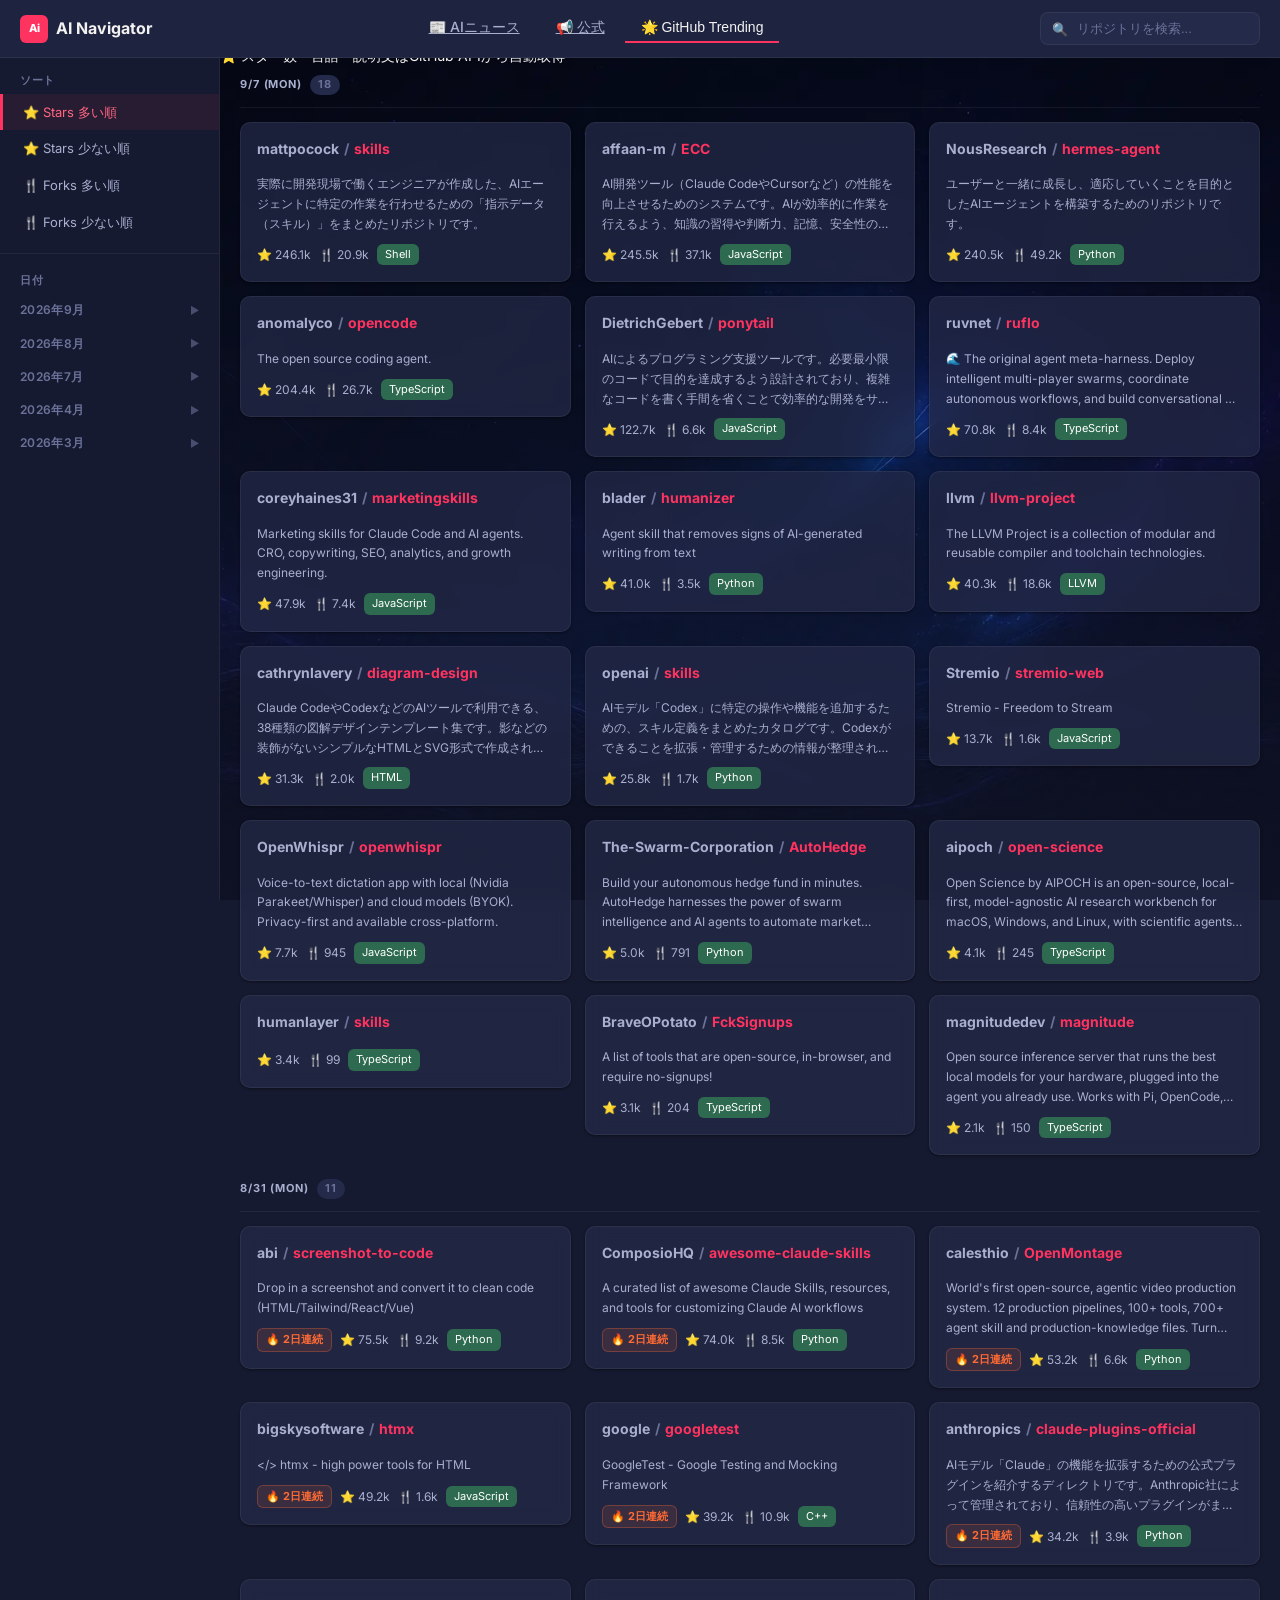
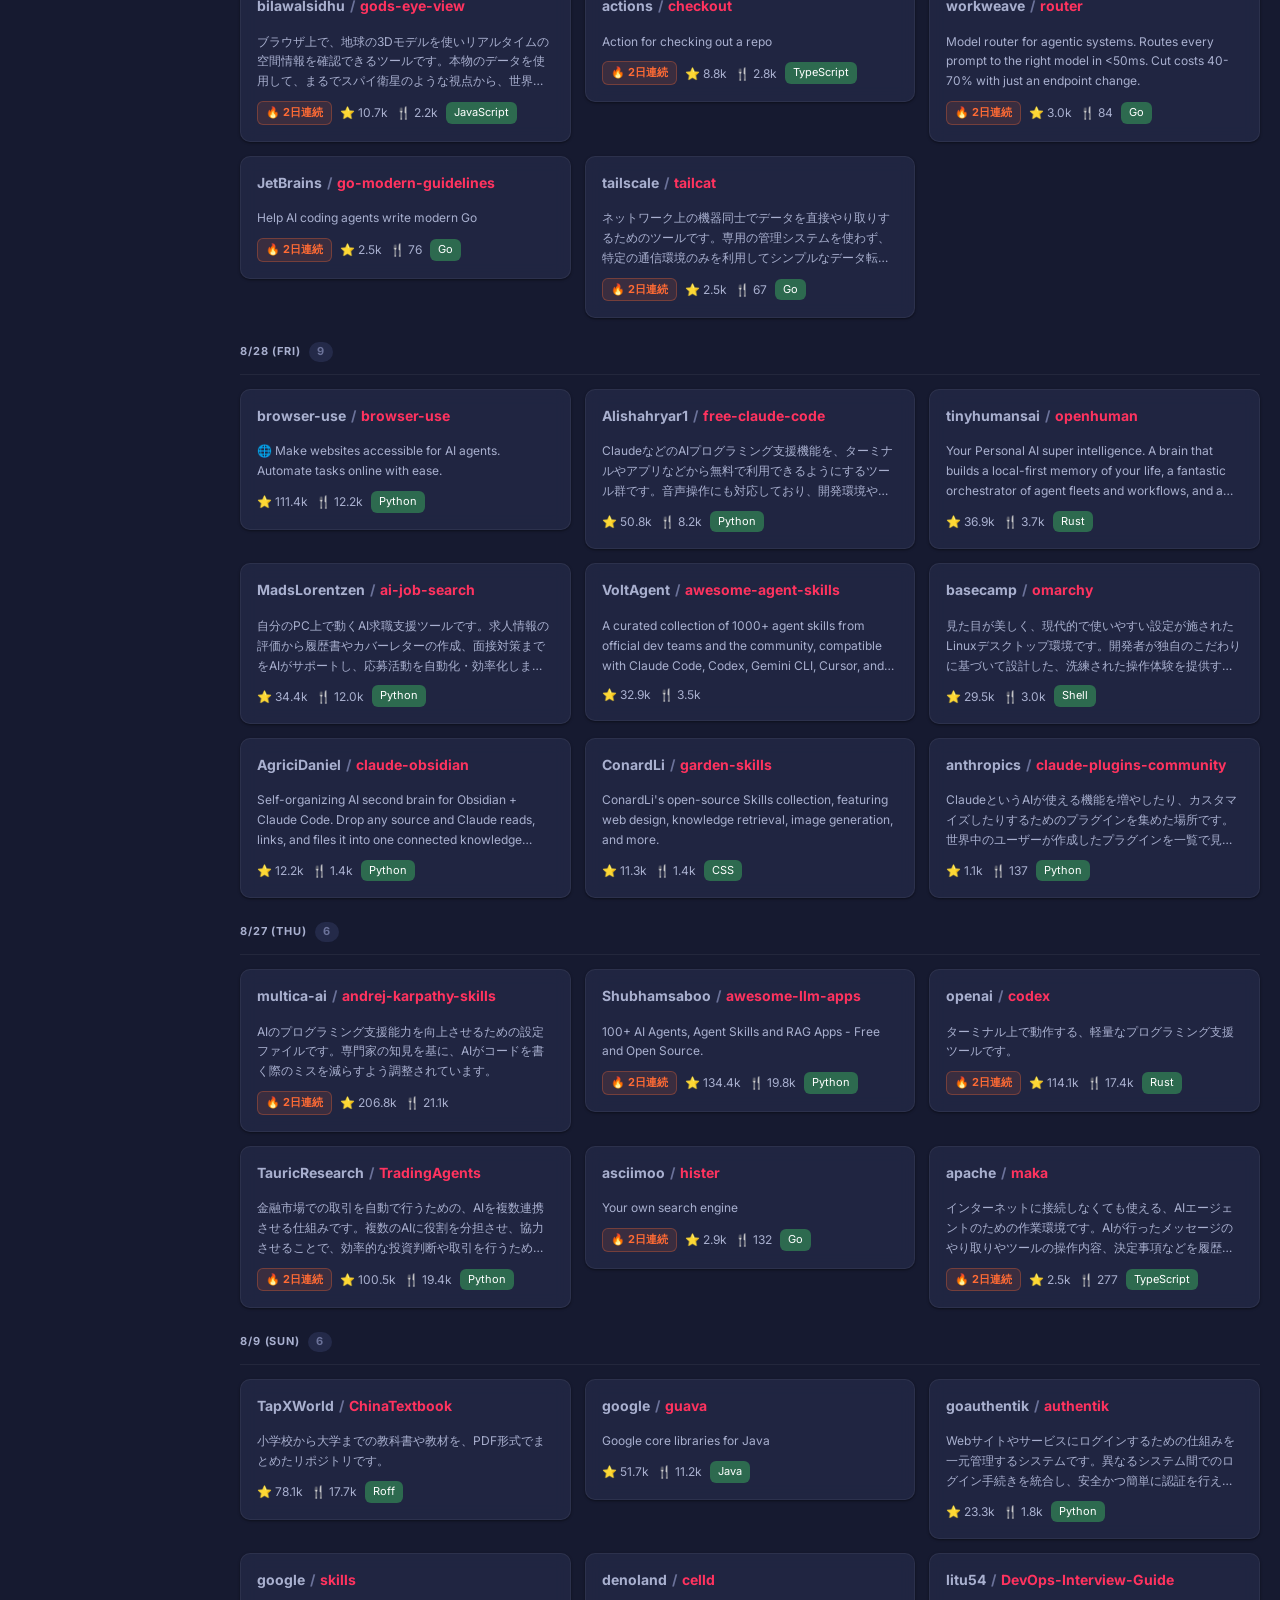
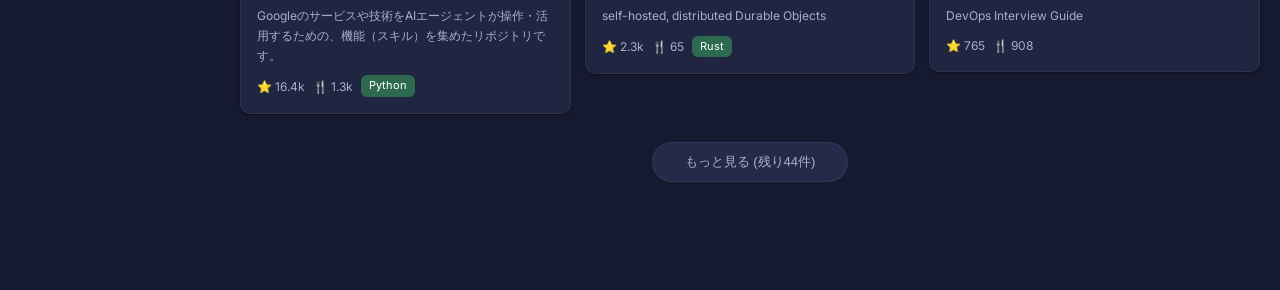
<file: trending.html>
<!DOCTYPE html>
<html lang="ja">
<head>
  <meta charset="UTF-8">
  <meta name="viewport" content="width=device-width, initial-scale=1.0, viewport-fit=cover">
  <title>GitHub Trending | AI Navigator — 今日の注目AIリポジトリ</title>
  <meta name="description" content="GitHub Trendingの注目リポジトリを毎日自動収集。stars・forks・連続ランクイン日数バッジ付きで今ホットなAI関連リポジトリをまとめてチェック。">
  <meta property="og:title" content="GitHub Trending | AI Navigator — 今日の注目AIリポジトリ">
  <meta property="og:description" content="GitHub Trendingの注目リポジトリを毎日自動収集。stars・forks・連続ランクイン日数バッジ付き。">
  <meta property="og:type" content="website">
  <meta property="og:url" content="https://ai-news-eev.pages.dev/trending.html">
  <meta property="og:image" content="https://ai-news-eev.pages.dev/ogp.png">
  <meta name="twitter:card" content="summary_large_image">
  <meta name="twitter:title" content="GitHub Trending | AI Navigator — 今日の注目AIリポジトリ">
  <meta name="twitter:description" content="GitHub Trendingの注目リポジトリを毎日自動収集。stars・forks・🔥連続日数バッジ付き。">
  <link rel="preconnect" href="https://fonts.googleapis.com">
  <link rel="preconnect" href="https://fonts.gstatic.com" crossorigin>
  <link href="https://fonts.googleapis.com/css2?family=Inter:wght@400;500;600;700&display=swap" rel="stylesheet">
  <link rel="stylesheet" href="style.css">
</head>
<body>

  <header id="header">
    <a href="index.html" id="logo">
      <span id="logo-icon">Ai</span>
      <span id="logo-text">AI Navigator</span>
    </a>

    <nav id="tabbar">
      <a class="tab-btn" href="index.html">📰 AIニュース</a>
      <a class="tab-btn" href="official.html">📢 公式</a>
      <button class="tab-btn active">🌟 GitHub Trending</button>
    </nav>

    <div id="search-wrapper">
      <span id="search-icon">🔍</span>
      <input
        type="text"
        id="search-input"
        placeholder="リポジトリを検索..."
        autocomplete="off"
        spellcheck="false"
      >
    </div>

    <button id="sidebar-toggle" aria-label="フィルターを開く">☰</button>
  </header>

  <!-- モバイル: カテゴリタブバー（ソートフィルター） -->
  <div id="mobile-category-bar">
    <div id="mobile-cat-scroll">
      <!-- trending.js が動的に生成 -->
    </div>
    <button id="mob-date-btn">📅 <span id="mob-date-label">日付</span></button>
  </div>
  <div id="mob-date-dropdown">
    <div id="mob-date-list"></div>
  </div>

  <!-- ボトムナビ -->
  <nav id="bottom-nav">
    <a class="bnav-item" href="index.html">
      <span class="bnav-icon">🏠</span>
      <span class="bnav-label">ホーム</span>
    </a>
    <a class="bnav-item" href="official.html">
      <span class="bnav-icon">📢</span>
      <span class="bnav-label">公式</span>
    </a>
    <a class="bnav-item active" href="trending.html">
      <span class="bnav-icon">🌟</span>
      <span class="bnav-label">Trending</span>
    </a>
  </nav>

  <div id="app-layout">

    <aside id="sidebar">
      <section class="sidebar-section">
        <div class="sidebar-section-label">ソート</div>
        <ul id="sort-filter"></ul>
      </section>
      <div class="sidebar-divider"></div>
      <section class="sidebar-section">
        <div class="sidebar-section-label">日付</div>
        <ul id="date-filter"></ul>
      </section>
    </aside>

    <main id="main">
      <div id="trending-info-banner">
        <div class="trending-info-item">🌟 GitHubの注目リポジトリを毎日自動収集</div>
        <div class="trending-info-item">🔥 複数日連続ランクインで🔥日数バッジを表示</div>
        <div class="trending-info-item">⭐ スター数・言語・説明文はGitHub APIから自動取得</div>
      </div>
      <div id="stats-bar">読み込み中...</div>
      <div id="articles-container">
        <div id="empty-state">
          <div class="empty-icon">⏳</div>
          <div>読み込み中...</div>
        </div>
      </div>
      <div id="load-more-wrapper" style="display:none">
        <button id="load-more-btn">もっと見る</button>
      </div>
    </main>

  </div>

  <!-- リポジトリ詳細モーダル -->
  <div id="article-modal" class="modal-overlay" aria-hidden="true">
    <div class="modal-box">
      <button class="modal-close" id="modal-close-btn" aria-label="閉じる">✕</button>
      <div class="modal-content">
        <div class="modal-meta" id="modal-meta"></div>
        <h2 class="modal-title" id="modal-title"></h2>
        <p class="modal-summary" id="modal-summary"></p>
        <a class="modal-read-btn" id="modal-read-btn" target="_blank" rel="noopener noreferrer">GitHubで見る →</a>
      </div>
    </div>
  </div>

  <script src="trending.js"></script>
  <!-- Cloudflare Web Analytics --><script defer src='https://static.cloudflareinsights.com/beacon.min.js' data-cf-beacon='{"token": "899bb0ef97f74baa90f5584bb37ff9c4"}'></script><!-- End Cloudflare Web Analytics -->
</body>
</html>
</file>
<file: style.css>
/* =============================================
   AI Navigator - スタイルシート v2
   3パネルレイアウト（サイドバー + 3カラムグリッド）
   ============================================= */

:root {
  /* ===== The Markup 配色移植（Navy基調ダーク + Pinkアクセント） =====
     公式デザインシステム https://design.themarkup.org/
     Navy #242a49 / Pink #ff335f / Light Pink #fbd7de / Light Blue #e6f3ff */
  --bg-primary: #161a30;       /* 最暗背景: Navy #242a49 を沈めた濃紺 */
  --bg-surface: #1e2440;       /* ヘッダー・サーフェス */
  --bg-card: #242a49;          /* カード = 公式Navy */
  --bg-card-hover: #2d3454;    /* カードhover: Navyを少し持ち上げ */
  --bg-sidebar: #161a30;       /* サイドバー = 最暗背景に揃える */
  --accent: #ff335f;           /* アクセント = 公式Pink */
  --accent-hover: #ff6680;     /* hover: Pinkを明るく */
  --accent-subtle: rgba(255, 51, 95, 0.08);
  --pick-must: #ff335f;        /* PICK必読 = Pink（アクセントと統一） */
  --pick-must-bg: rgba(255, 51, 95, 0.10);
  --pick-check: #f0b36c;       /* PICK確認 = 公式Orange（Pinkと調和） */
  --pick-check-bg: rgba(240, 179, 108, 0.10);
  --text-primary: #f3f2f1;     /* 本文 = 公式Light Tan（Navy背景に映える） */
  --text-secondary: #a9b0cf;   /* 副次テキスト: Navy寄りのライトグレー */
  --text-muted: #6b7299;       /* ミュート: Navy寄りのミッドグレー */
  --border: rgba(255,255,255,0.06);
  --border-hover: rgba(255,255,255,0.14);
  --border-accent: rgba(255, 51, 95, 0.35);
  --shadow: 0 4px 24px rgba(0,0,0,0.5);
  --shadow-card: 0 1px 3px rgba(0,0,0,0.3), 0 1px 2px rgba(0,0,0,0.2);
  --radius: 10px;
  --radius-sm: 6px;
  --header-h: 58px;
  --sidebar-w: 220px;
}

* { box-sizing: border-box; margin: 0; padding: 0; list-style: none; }

body {
  background: var(--bg-primary);
  color: var(--text-primary);
  font-family: "Inter", -apple-system, BlinkMacSystemFont, "Segoe UI", sans-serif;
  font-size: 14px;
  line-height: 1.6;
  min-height: 100vh;
  overflow-x: hidden;
  -webkit-font-smoothing: antialiased;
  -moz-osx-font-smoothing: grayscale;
}

body::before {
  content: "";
  position: fixed;
  inset: 0;
  z-index: -2;
  background:
    linear-gradient(180deg, rgba(22,26,48,0.06) 0%, rgba(22,26,48,0.30) 60%, rgba(22,26,48,0.60) 100%),
    url("assets/site-bg.webp") center 62% / cover no-repeat,
    var(--bg-primary);
  pointer-events: none;
}

/* =============================================
   ヘッダー: ロゴ | タブ | 検索
   ============================================= */

#header {
  position: fixed;
  top: 0; left: 0; right: 0;
  height: var(--header-h);
  background: var(--bg-surface);
  border-bottom: 1px solid var(--border);
  z-index: 200;
  display: flex;
  align-items: center;
  padding: 0 20px;
  gap: 16px;
}

/* ロゴ */
#logo {
  display: flex;
  align-items: center;
  gap: 8px;
  flex-shrink: 0;
  text-decoration: none;
}

#logo-icon {
  display: inline-flex;
  align-items: center;
  justify-content: center;
  width: 28px;
  height: 28px;
  background: var(--accent);
  border-radius: 6px;
  font-size: 11px;
  font-weight: 800;
  color: #fff;
  letter-spacing: -0.5px;
}

#logo-group {
  display: flex;
  flex-direction: column;
  gap: 1px;
}

#logo-text {
  font-size: 16px;
  font-weight: 700;
  color: var(--text-primary);
  white-space: nowrap;
  line-height: 1.2;
}

#logo-tagline {
  font-size: 10px;
  font-weight: 500;
  color: var(--accent-hover);
  white-space: nowrap;
  letter-spacing: 0.02em;
}

/* タブナビゲーション */
#tabbar {
  display: flex;
  align-items: center;
  gap: 4px;
  flex: 1;
  justify-content: center;
}

.tab-btn {
  background: none;
  border: none;
  border-bottom: 2px solid transparent;
  padding: 6px 16px;
  color: var(--text-secondary);
  font-size: 14px;
  font-weight: 500;
  cursor: pointer;
  transition: color 0.15s, border-color 0.15s;
  white-space: nowrap;
}

.tab-btn:hover { color: var(--text-primary); }

.tab-btn.active {
  color: var(--text-primary);
  border-bottom-color: var(--accent);
}

/* 検索 */
#search-wrapper {
  position: relative;
  flex-shrink: 0;
}

#search-icon {
  position: absolute;
  left: 12px; top: 50%;
  transform: translateY(-50%);
  color: var(--text-muted);
  font-size: 13px;
  pointer-events: none;
}

#search-input {
  background: var(--bg-card);
  border: 1px solid var(--border);
  border-radius: 8px;
  padding: 8px 14px 8px 36px;
  color: var(--text-primary);
  font-size: 13px;
  width: 220px;
  transition: width 0.2s, border-color 0.2s;
  outline: none;
}

#search-input:focus {
  width: 280px;
  border-color: var(--border-accent);
}

#search-input::placeholder { color: var(--text-muted); }

/* モバイルトグル（デスクトップでは非表示） */
#sidebar-toggle {
  display: none;
  background: none;
  border: 1px solid var(--border);
  border-radius: var(--radius-sm);
  color: var(--text-secondary);
  padding: 6px 10px;
  font-size: 16px;
  cursor: pointer;
  flex-shrink: 0;
}

/* =============================================
   アプリレイアウト
   ============================================= */

#app-layout {
  display: flex;
  width: min(1440px, 100%);
  margin: 0 auto;
  min-height: calc(100vh - var(--header-h));
}

/* =============================================
   サイドバー
   ============================================= */

#sidebar {
  position: sticky;
  top: var(--header-h);
  align-self: flex-start;
  width: var(--sidebar-w);
  height: calc(100vh - var(--header-h));
  flex: 0 0 var(--sidebar-w);
  background: var(--bg-sidebar);
  border-right: 1px solid var(--border);
  overflow-y: auto;
  scrollbar-width: none;
  z-index: 100;
}

#sidebar::-webkit-scrollbar { display: none; }

.sidebar-section {
  padding: 8px 0;
}

.sidebar-section-label {
  padding: 6px 20px 4px;
  font-size: 11px;
  font-weight: 600;
  color: var(--text-muted);
  letter-spacing: 0.06em;
  text-transform: uppercase;
}

.sidebar-divider {
  height: 1px;
  background: var(--border);
  margin: 4px 0;
}

/* サイドバーフィルターアイテム */
.sidebar-item {
  display: block;
  padding: 8px 20px;
  font-size: 13px;
  color: var(--text-secondary);
  cursor: pointer;
  transition: color 0.12s, background 0.12s;
  border-left: 3px solid transparent;
  user-select: none;
}

.sidebar-item:hover {
  color: var(--text-primary);
  background: var(--accent-subtle);
}

.sidebar-item.active {
  color: var(--accent-hover);
  background: var(--accent-subtle);
  border-left-color: var(--accent);
}

/* 月別アコーディオン */
.date-month-header {
  display: flex;
  align-items: center;
  justify-content: space-between;
  padding: 7px 20px;
  font-size: 12px;
  font-weight: 600;
  color: var(--text-muted);
  cursor: pointer;
  user-select: none;
  letter-spacing: 0.03em;
  transition: color 0.12s;
}

.date-month-header:hover {
  color: var(--text-secondary);
}

.date-month-arrow {
  font-size: 10px;
  opacity: 0.6;
}

.date-month-list {
  list-style: none;
  padding: 0;
  margin: 0;
  max-height: 0;
  overflow: hidden;
  transition: max-height 0.2s ease;
}

.date-month-list.open {
  max-height: 600px;
}

/* =============================================
   メインコンテンツ
   ============================================= */

#main {
  flex: 1;
  margin-left: 0;
  min-width: 0;
  padding-bottom: 80px;
  max-width: calc(100vw - var(--sidebar-w));
}

/* 一覧ページの静的な説明本文（記事一覧のDOM契約とは独立） */
.page-guide {
  margin: 20px;
  padding: clamp(24px, 4vw, 48px);
  background: var(--bg-card);
  border: 1px solid var(--border);
  border-radius: 12px;
}

/* 一覧上部の h1 はカード化せず、記事一覧の控えめなラベルとして扱う */
.page-guide.page-guide--list-heading {
  margin: 16px 20px 6px;
  padding: 0 4px;
  background: none;
  border: 0;
  border-radius: 0;
}

.page-guide--list-heading > h1 {
  max-width: 1040px;
  font-size: 21px;
  line-height: 1.5;
  letter-spacing: -0.01em;
}

.page-guide-section {
  max-width: 1040px;
  margin-top: 36px;
}

.page-guide-section h2 {
  margin-bottom: 14px;
  font-size: 21px;
  line-height: 1.4;
}

.page-guide-section p,
.page-guide-section li,
.page-guide-section td,
.page-guide-section th {
  font-size: 14px;
  line-height: 1.85;
}

.page-guide-section p + p { margin-top: 12px; }
.page-guide-section ul { padding-left: 1.4em; }
.page-guide-section ul > li { list-style: disc; }
.page-guide-section li + li { margin-top: 6px; }
.page-guide-section a { color: var(--accent-hover); }

.page-guide-table-wrap { overflow-x: auto; }
.page-guide table { width: 100%; border-collapse: collapse; }
.page-guide th,
.page-guide td {
  padding: 10px 12px;
  border: 1px solid var(--border);
  text-align: left;
  vertical-align: top;
}
.page-guide thead th { background: var(--bg-surface); }
.page-guide tbody th { width: 220px; white-space: nowrap; }

/* 統計バー */
#stats-bar {
  display: none;
}

.stats-item {
  display: flex;
  align-items: center;
  gap: 4px;
}

.stats-item strong {
  color: var(--text-primary);
  font-weight: 600;
}

.stats-sep {
  color: var(--text-muted);
}

.stats-companies {
  color: var(--text-muted);
  font-size: 11px;
}

/* =============================================
   日付グループ + カードグリッド
   ============================================= */

.date-group {
  padding: 0 20px;
  margin-top: 24px;
}

.date-group:first-child {
  margin-top: 8px;
}

.date-header {
  font-size: 11px;
  font-weight: 700;
  color: var(--text-muted);
  letter-spacing: 0.08em;
  text-transform: uppercase;
  display: flex;
  align-items: center;
  gap: 8px;
  padding-bottom: 12px;
  border-bottom: 1px solid var(--border);
  margin-bottom: 14px;
}

.date-label { color: var(--text-secondary); }

.date-count {
  background: var(--bg-card);
  border-radius: 10px;
  padding: 1px 8px;
  font-size: 11px;
  color: var(--text-muted);
}

/* デイリーサマリー */
.daily-summary {
  display: flex;
  align-items: flex-start;
  gap: 8px;
  background: var(--accent-subtle);
  border: 1px solid var(--border-accent);
  border-radius: var(--radius);
  padding: 12px 16px;
  margin-bottom: 14px;
  font-size: 13px;
  line-height: 1.7;
  color: var(--text-secondary);
}

.daily-summary-icon {
  flex-shrink: 0;
  font-size: 15px;
  margin-top: 1px;
}

.daily-summary-text {
  flex: 1;
}

/* 4カラムグリッド */
.article-cards-grid {
  display: grid;
  grid-template-columns: repeat(4, 1fr);
  gap: 14px;
  align-items: start;   /* 各カードを自身の高さに保つ。未指定(stretch)だと行内の最も高いカードに引き伸ばされ、件数増加時に空白の穴が生じる */
}

/* =============================================
   記事カード
   ============================================= */

.article-card {
  background: var(--bg-card);
  border: 1px solid var(--border);
  border-radius: var(--radius);
  overflow: hidden;
  cursor: pointer;
  transition: background 0.2s, border-color 0.2s, transform 0.15s, box-shadow 0.2s;
  text-decoration: none;
  display: flex;
  flex-direction: column;
  color: inherit;
  box-shadow: var(--shadow-card);
}

.card-thumb {
  width: 100%;
  height: 130px;
  flex-shrink: 0;
  overflow: hidden;
  background: var(--bg-primary);
}

.card-thumb img {
  width: 100%;
  height: 100%;
  object-fit: cover;
  object-position: center center;
  display: block;
  transition: transform 0.2s;
}

.article-card:hover .card-thumb img {
  transform: scale(1.03);
}

.card-body {
  padding: 16px;
  flex: 1;
  min-width: 0;
  display: flex;
  flex-direction: column;
  gap: 0;
}

.article-card:hover {
  background: var(--bg-card-hover);
  border-color: var(--border-hover);
  transform: translateY(-2px);
  box-shadow: 0 8px 28px rgba(0,0,0,0.35);
}

.card-header {
  display: flex;
  align-items: flex-start;
  gap: 8px;
  margin-bottom: 10px;
}

.new-badge {
  flex-shrink: 0;
  display: inline-block;
  font-size: 10px;
  font-weight: 700;
  letter-spacing: 0.05em;
  color: #fff;
  background: #22c55e;
  border-radius: 4px;
  padding: 2px 6px;
  margin-top: 2px;
  margin-right: 4px;
}

.is-new {
  border-left: 3px solid #22c55e;
}

.pick-badge {
  flex-shrink: 0;
  font-size: 13px;
  margin-top: 2px;
}

.card-title {
  font-size: 14px;
  font-weight: 600;
  line-height: 1.5;
  color: var(--text-primary);
  flex: 1;
  letter-spacing: -0.01em;
}

/* メタ情報行（バッジ類） */
.card-meta {
  display: flex;
  align-items: center;
  gap: 5px;
  flex-wrap: wrap;
  margin-bottom: 10px;
  margin-top: 2px;
}

/* バッジ統一スタイル（subtle） */
.card-badge {
  font-size: 11px;
  font-weight: 500;
  color: var(--text-secondary);
  background: rgba(255,255,255,0.05);
  border: 1px solid rgba(255,255,255,0.08);
  border-radius: var(--radius-sm);
  padding: 2px 8px;
  white-space: nowrap;
}

.card-badge.badge-source {
  color: #4ade80;
  background: rgba(74, 222, 128, 0.08);
  border-color: rgba(74, 222, 128, 0.2);
}

.card-date {
  font-size: 11px;
  color: var(--text-muted, #666);
  margin-left: auto;
  white-space: nowrap;
}

/* 日付グループ内デイリーサマリー（ウィジェットと同じデザイン） */
.date-daily-summary {
  background: var(--accent-subtle);
  border: 1px solid var(--border-accent);
  border-radius: var(--radius);
  padding: 14px 18px;
  margin-bottom: 14px;
}

.summary-header {
  display: flex;
  align-items: center;
  gap: 10px;
  margin-bottom: 8px;
}

.summary-date {
  font-size: 12px;
  font-weight: 600;
  color: var(--accent-hover);
}

.summary-count {
  font-size: 11px;
  color: var(--text-secondary);
  margin-left: auto;
}

.summary-text {
  font-size: 13px;
  color: var(--text-secondary);
  line-height: 1.7;
}

.card-summary {
  font-size: 12px;
  color: var(--text-secondary);
  line-height: 1.65;
  display: -webkit-box;
  -webkit-line-clamp: 3;
  -webkit-box-orient: vertical;
  overflow: hidden;
  margin-top: auto;
  padding-top: 8px;
}

/* =============================================
   記事詳細モーダル
   ============================================= */

.modal-overlay {
  display: none;
  position: fixed;
  inset: 0;
  background: rgba(0, 0, 0, 0.7);
  z-index: 10000;
  align-items: flex-end;
  justify-content: center;
  padding: 0;
}

.modal-overlay.open {
  display: flex;
}

.modal-box {
  background: var(--bg-card);
  border-radius: 18px 18px 0 0;
  width: 100%;
  max-width: 640px;
  max-height: 85vh;
  overflow-y: auto;
  position: relative;
  animation: modal-slide-up 0.25s ease-out;
}

@keyframes modal-slide-up {
  from { transform: translateY(100%); opacity: 0; }
  to   { transform: translateY(0);    opacity: 1; }
}

.modal-close {
  position: absolute;
  top: 14px;
  right: 16px;
  background: var(--bg-primary);
  border: 1px solid var(--border);
  border-radius: 50%;
  width: 32px;
  height: 32px;
  font-size: 14px;
  cursor: pointer;
  color: var(--text-secondary);
  display: flex;
  align-items: center;
  justify-content: center;
  z-index: 1;
}

.modal-close:hover {
  background: var(--bg-card-hover);
  color: var(--text-primary);
}

.modal-thumb-wrap {
  width: 100%;
  max-height: 200px;
  overflow: hidden;
  border-radius: 18px 18px 0 0;
}

.modal-thumb-wrap img {
  width: 100%;
  height: 200px;
  object-fit: cover;
  display: block;
}

.modal-content {
  padding: 20px 20px 28px;
}

.modal-meta {
  display: flex;
  flex-wrap: wrap;
  gap: 6px;
  align-items: center;
  margin-bottom: 12px;
}

.modal-title {
  font-size: 16px;
  font-weight: 700;
  line-height: 1.5;
  color: var(--text-primary);
  margin: 0 0 14px;
}

.modal-summary {
  font-size: 14px;
  color: var(--text-secondary);
  line-height: 1.75;
  margin: 0 0 20px;
  white-space: pre-line;
}

.modal-read-btn {
  display: inline-block;
  background: var(--accent);
  color: #fff;
  text-decoration: none;
  padding: 10px 22px;
  border-radius: 8px;
  font-size: 14px;
  font-weight: 600;
  transition: background 0.15s;
}

.modal-read-btn:hover {
  background: var(--accent-hover);
}

@media (max-width: 768px) {
  .modal-overlay {
    bottom: calc(var(--bottom-nav-h) + env(safe-area-inset-bottom));
  }
  .modal-box {
    max-height: calc(92dvh - var(--bottom-nav-h) - env(safe-area-inset-bottom));
  }
}

@media (min-width: 769px) {
  .modal-overlay {
    align-items: center;
    padding: 24px;
  }
  .modal-box {
    border-radius: 14px;
    max-height: 80vh;
  }
  .modal-thumb-wrap {
    border-radius: 14px 14px 0 0;
  }
}

/* =============================================
   GitHub Trending ページ
   ============================================= */

/* =============================================
   新聞マストヘッド（発行物メタファー / OrangeBot風）
   ============================================= */

#masthead {
  margin: 8px 20px 20px;
  padding: 16px 4px 0;
  border-top: 2px solid var(--text-primary);
}

#masthead-top {
  display: flex;
  align-items: flex-end;
  justify-content: space-between;
  gap: 16px;
}

#masthead-brand {
  display: flex;
  flex-direction: column;
  gap: 2px;
  min-width: 0;
}

#masthead-title {
  font-family: "JetBrains Mono", monospace;
  font-size: 26px;
  font-weight: 700;
  letter-spacing: 0.04em;
  color: var(--text-primary);
  line-height: 1.1;
}

#masthead-tagline {
  font-size: 12px;
  font-weight: 500;
  color: var(--accent-hover);
  letter-spacing: 0.02em;
}

#masthead-issue {
  display: flex;
  flex-direction: column;
  align-items: flex-end;
  flex-shrink: 0;
  font-family: "JetBrains Mono", monospace;
  line-height: 1.1;
}

#masthead-issue-label {
  font-size: 10px;
  font-weight: 500;
  letter-spacing: 0.18em;
  color: var(--text-muted);
}

#masthead-issue-no {
  font-size: 22px;
  font-weight: 700;
  color: var(--accent);
  letter-spacing: 0.02em;
}

#masthead-rule {
  height: 1px;
  background: var(--border-hover);
  margin: 12px 0 8px;
}

#masthead-digest {
  display: flex;
  align-items: baseline;
  gap: 12px;
  font-family: "JetBrains Mono", monospace;
}

#digest-label {
  font-size: 11px;
  font-weight: 700;
  letter-spacing: 0.16em;
  color: var(--text-primary);
  white-space: nowrap;
}

#digest-stats {
  font-size: 11px;
  font-weight: 500;
  letter-spacing: 0.08em;
  color: var(--text-secondary);
  text-transform: uppercase;
}

@media (max-width: 768px) {
  #masthead {
    margin: 6px 12px 14px;
    padding-top: 12px;
  }
  #masthead-title { font-size: 20px; }
  #masthead-tagline { font-size: 11px; }
  #masthead-issue-no { font-size: 17px; }
  #masthead-digest {
    flex-direction: column;
    gap: 3px;
  }
}

/* =============================================
   表示切替トグル（カード ⇔ リスト）
   ============================================= */

#view-toggle {
  display: flex;
  margin-left: auto;
  border: 1px solid var(--border-hover);
  border-radius: var(--radius-sm);
  overflow: hidden;
}

.view-btn {
  background: none;
  border: none;
  color: var(--text-muted);
  font-size: 14px;
  line-height: 1;
  padding: 4px 9px;
  cursor: pointer;
  transition: background 0.12s, color 0.12s;
}

.view-btn:hover { color: var(--text-secondary); }

.view-btn.active {
  background: var(--accent);
  color: #fff;
}

@media (max-width: 768px) {
  #view-toggle {
    margin-left: 0;
    align-self: flex-start;
  }
}

/* =============================================
   罫線リスト（カテゴリ別番号付きセクション / OrangeBot風）
   ============================================= */

.article-list {
  display: flex;
  flex-direction: column;
  gap: 22px;
}

.list-section {
  display: flex;
  flex-direction: column;
}

.list-section-head {
  display: flex;
  align-items: baseline;
  gap: 10px;
  padding-bottom: 8px;
  margin-bottom: 2px;
  border-bottom: 1px solid var(--text-muted);
}

.list-sec-no {
  font-family: "JetBrains Mono", monospace;
  font-size: 15px;
  font-weight: 700;
  color: var(--accent);
  letter-spacing: 0.02em;
}

.list-sec-emoji {
  font-size: 13px;
}

.list-sec-label {
  font-size: 13px;
  font-weight: 700;
  color: var(--text-primary);
  letter-spacing: 0.04em;
}

.list-sec-count {
  font-family: "JetBrains Mono", monospace;
  font-size: 11px;
  color: var(--text-muted);
  margin-left: auto;
}

.list-row {
  display: flex;
  align-items: flex-start;
  gap: 10px;
  padding: 11px 4px;
  border-bottom: 1px solid var(--border);
  text-decoration: none;
  color: inherit;
  cursor: pointer;
  transition: background 0.12s, padding-left 0.12s;
}

.list-row:hover {
  background: var(--accent-subtle);
  padding-left: 10px;
}

.list-row.row-must { border-left: 2px solid var(--pick-must); }
.list-row.row-check { border-left: 2px solid var(--pick-check); }

.row-marker {
  flex-shrink: 0;
  color: var(--text-muted);
  font-size: 12px;
  line-height: 1.6;
}

.list-row:hover .row-marker { color: var(--accent); }

.row-main {
  display: flex;
  flex-direction: column;
  gap: 3px;
  min-width: 0;
  flex: 1;
}

.row-title {
  font-size: 14px;
  font-weight: 500;
  line-height: 1.5;
  color: var(--text-primary);
}

.row-source {
  font-family: "JetBrains Mono", monospace;
  font-size: 10px;
  color: var(--text-muted);
  letter-spacing: 0.04em;
  text-transform: uppercase;
}

.row-new {
  display: inline-block;
  font-size: 9px;
  font-weight: 700;
  letter-spacing: 0.05em;
  color: #fff;
  background: #22c55e;
  border-radius: 3px;
  padding: 1px 5px;
  margin-right: 6px;
  vertical-align: middle;
}

.row-pick {
  font-size: 11px;
  margin-right: 5px;
}

@media (max-width: 768px) {
  .article-list { gap: 18px; }
  .list-row { padding: 10px 2px; }
  .row-title { font-size: 13px; }
}

/* =============================================
   紙面レイアウト（大1＋小N マルチカラム / 本物の新聞）
   ============================================= */

.article-paper {
  display: flex;
  flex-direction: column;
  padding: 18px;
  border: 1px solid rgba(148, 163, 184, 0.12);
  border-radius: var(--radius);
  background: rgba(22, 26, 48, 0.58);
  -webkit-backdrop-filter: blur(6px);
  backdrop-filter: blur(6px);
}

/* --- トップブロック: 大記事＋右に小記事が回り込む --- */
.paper-top {
  display: grid;
  grid-template-columns: minmax(0, 1.9fr) minmax(0, 1fr);
  gap: 0;
  padding-bottom: 18px;
  margin-bottom: 18px;
  border-bottom: 2px solid var(--text-muted);
}

/* 大記事の右に縦罫線でサイドを区切る */
.paper-side {
  display: flex;
  flex-direction: column;
  border-left: 1px solid var(--border);
}

.paper-cell-onside {
  border-top: none !important;
  border-right: none !important;
  padding: 14px 4px 14px 18px;
  flex: 1;
}
.paper-side .paper-cell-onside + .paper-cell-onside {
  border-top: 1px solid var(--border) !important;
}

/* --- トップ記事（大セル） --- */
.paper-lead {
  display: flex;
  flex-direction: column;
  gap: 0;
  padding-right: 24px;
  text-decoration: none;
  color: inherit;
  cursor: pointer;
}

.paper-lead.row-must { border-left: 3px solid var(--pick-must); padding-left: 14px; }
.paper-lead.row-check { border-left: 3px solid var(--pick-check); padding-left: 14px; }

.paper-lead-thumb {
  flex-shrink: 0;
  width: 100%;
  height: 240px;
  margin-bottom: 14px;
  overflow: hidden;
  border-radius: var(--radius-sm);
  background: var(--bg-primary);
}

.paper-lead-thumb img {
  width: 100%;
  height: 100%;
  object-fit: cover;
  display: block;
  transition: transform 0.2s;
}

.paper-lead:hover .paper-lead-thumb img { transform: scale(1.03); }

.paper-lead-body {
  flex: 1;
  min-width: 0;
  display: flex;
  flex-direction: column;
}

.paper-kicker {
  display: flex;
  align-items: center;
  gap: 6px;
  margin-bottom: 8px;
}

.paper-kicker-cat {
  font-family: "JetBrains Mono", monospace;
  font-size: 11px;
  font-weight: 700;
  letter-spacing: 0.1em;
  text-transform: uppercase;
  color: var(--accent);
}

.paper-lead-title {
  font-size: 26px;
  font-weight: 700;
  line-height: 1.3;
  color: var(--text-primary);
  letter-spacing: -0.01em;
  margin: 0 0 10px;
}

.paper-lead-summary {
  font-size: 14px;
  line-height: 1.75;
  color: var(--text-secondary);
  margin: 0 0 12px;
  display: -webkit-box;
  -webkit-line-clamp: 4;
  -webkit-box-orient: vertical;
  overflow: hidden;
}

.paper-source {
  font-family: "JetBrains Mono", monospace;
  font-size: 10px;
  color: var(--text-muted);
  letter-spacing: 0.04em;
  text-transform: uppercase;
  margin-top: auto;
}

/* --- 共通セル --- */
.paper-cell {
  display: flex;
  text-decoration: none;
  color: inherit;
  cursor: pointer;
  transition: background 0.12s;
}

.paper-cell:hover { background: var(--accent-subtle); }
.paper-cell.row-must { border-left: 2px solid var(--pick-must); }
.paper-cell.row-check { border-left: 2px solid var(--pick-check); }

.paper-cell-body {
  display: flex;
  flex-direction: column;
  gap: 6px;
  min-width: 0;
  flex: 1;
}

.paper-cell-cat {
  font-family: "JetBrains Mono", monospace;
  font-size: 10px;
  font-weight: 700;
  letter-spacing: 0.08em;
  text-transform: uppercase;
  color: var(--text-muted);
}

.paper-cell-title {
  font-size: 14px;
  font-weight: 600;
  line-height: 1.5;
  color: var(--text-primary);
  margin: 0;
}

/* --- 中段: サムネ付き中記事の横並び（3カラム） --- */
.paper-midrow {
  display: grid;
  grid-template-columns: repeat(3, 1fr);
  gap: 0;
  margin-bottom: 18px;
  padding-bottom: 18px;
  border-bottom: 2px solid var(--text-muted);
}

.paper-cell-mid {
  flex-direction: column;
  gap: 10px;
  padding: 0 18px;
  border-right: 1px solid var(--border);
}
.paper-midrow .paper-cell-mid:nth-child(3n) { border-right: none; }
.paper-midrow .paper-cell-mid:first-child { padding-left: 0; }

.paper-cell-thumb {
  width: 100%;
  height: 130px;
  overflow: hidden;
  border-radius: var(--radius-sm);
  background: var(--bg-primary);
}
.paper-cell-thumb img {
  width: 100%;
  height: 100%;
  object-fit: cover;
  display: block;
  transition: transform 0.2s;
}
.paper-cell-mid:hover .paper-cell-thumb img { transform: scale(1.03); }

/* サイドの中セルはサムネを小さく横長に */
.paper-cell-onside { flex-direction: column; gap: 8px; }
.paper-cell-onside .paper-cell-thumb { height: 90px; }

/* --- 下段: テキストのみ小記事のマルチカラム --- */
.paper-rest {
  display: grid;
  grid-template-columns: repeat(4, 1fr);
  gap: 0;
}

.paper-cell-small {
  flex-direction: column;
  gap: 5px;
  padding: 13px 16px;
  border-top: 1px solid var(--border);
  border-right: 1px solid var(--border);
}
.paper-rest .paper-cell-small:nth-child(4n) { border-right: none; }
.paper-cell-small .paper-cell-title { font-size: 13px; font-weight: 500; }
/* 下段リストにも小さめサムネを表示（mid より低く、メリハリは保つ） */
.paper-cell-small .paper-cell-thumb { height: 88px; }
.paper-cell-small.no-thumb .paper-cell-thumb { display: none; }

/* --- 下段の章見出し（01 営業・マーケ … カテゴリ章立て） --- */
.paper-chapter-head {
  display: flex;
  align-items: baseline;
  gap: 10px;
  margin-top: 28px;
  padding-bottom: 8px;
  border-bottom: 1px solid var(--text-muted);
}

.paper-chapter-no {
  font-family: "JetBrains Mono", monospace;
  font-size: 22px;
  font-weight: 700;
  color: var(--accent);
  letter-spacing: 0.02em;
  line-height: 1;
}

.paper-chapter-emoji { font-size: 14px; }

.paper-chapter-label {
  font-size: 15px;
  font-weight: 700;
  color: var(--text-primary);
  letter-spacing: 0.04em;
}

.paper-chapter-count {
  font-family: "JetBrains Mono", monospace;
  font-size: 11px;
  color: var(--text-muted);
  margin-left: auto;
}

/* 記事ゼロの章: 見出しは出すが控えめにしてメリハリを保つ */
.paper-chapter-empty {
  margin-top: 18px;
  opacity: 0.55;
  border-bottom-style: dashed;
}

.paper-chapter-note {
  font-size: 11px;
  color: var(--text-muted);
  margin-left: auto;
  font-style: italic;
}

/* --- 章トップブロック: 面トップ（中サイズの大記事）＋右に中記事 --- */
.paper-chapter-top {
  display: grid;
  grid-template-columns: minmax(0, 1.6fr) minmax(0, 1fr);
  gap: 0;
  margin-top: 4px;
  padding-bottom: 16px;
  margin-bottom: 14px;
  border-bottom: 1px solid var(--border);
}

/* 記事1件のみの章: サイドが無いので大記事を全幅に。
   サムネ左・本文右の横長カードにして右側の空白をなくす */
.paper-chapter-top-single {
  grid-template-columns: minmax(0, 1fr);
}
.paper-chapter-top-single .paper-chlead {
  flex-direction: row;
  align-items: flex-start;
  gap: 20px;
  padding-right: 0;
}
.paper-chapter-top-single .paper-chlead-thumb {
  width: 320px;
  max-width: 42%;
  height: 180px;
}
@media (max-width: 600px) {
  .paper-chapter-top-single .paper-chlead {
    flex-direction: column;
    gap: 12px;
  }
  .paper-chapter-top-single .paper-chlead-thumb {
    width: 100%;
    max-width: none;
    height: 180px;
  }
}

.paper-chlead {
  display: flex;
  flex-direction: column;
  gap: 12px;
  padding: 0 22px 0 0;
  text-decoration: none;
  color: inherit;
  cursor: pointer;
}
.paper-chlead.row-must { border-left: 3px solid var(--pick-must); padding-left: 14px; }
.paper-chlead.row-check { border-left: 3px solid var(--pick-check); padding-left: 14px; }

.paper-chlead-thumb {
  flex-shrink: 0;
  width: 100%;
  height: 200px;
  overflow: hidden;
  border-radius: var(--radius-sm);
  background: var(--bg-primary);
}
.paper-chlead-thumb img {
  width: 100%;
  height: 100%;
  object-fit: cover;
  display: block;
  transition: transform 0.2s;
}
.paper-chlead:hover .paper-chlead-thumb img { transform: scale(1.03); }

.paper-chlead-body {
  display: flex;
  flex-direction: column;
  gap: 6px;
  min-width: 0;
  flex: 1;
}

.paper-chlead-title {
  font-size: 20px;
  font-weight: 700;
  line-height: 1.4;
  color: var(--text-primary);
  margin: 0;
}

.paper-chlead-summary {
  font-size: 13px;
  line-height: 1.75;
  color: var(--text-secondary);
  margin: 0;
  display: -webkit-box;
  -webkit-line-clamp: 3;
  -webkit-box-orient: vertical;
  overflow: hidden;
}

/* サムネ読み込み失敗時: 本文をフル幅に詰める */
.paper-chlead.no-thumb,
.paper-lead.no-thumb { gap: 0; }
.paper-chlead.no-thumb .paper-chlead-body,
.paper-lead.no-thumb .paper-lead-body { flex: 1; }

/* 章トップの右サイド（テキストのみの小記事を縦並び＋左罫線） */
.paper-chapter-top .paper-side {
  border-left: 1px solid var(--border);
}
/* 章トップ右サイドの中記事はサムネ左・テキスト右の横並び（狭いサイドで一覧性優先） */
.paper-chapter-top .paper-cell-onside {
  flex-direction: row;
  align-items: flex-start;
  gap: 10px;
  padding: 11px 4px 11px 18px;
  border-top: none !important;
}
.paper-chapter-top .paper-cell-onside + .paper-cell-onside {
  border-top: 1px solid var(--border) !important;
}
/* サムネは左に小さく固定（48x48） */
.paper-chapter-top .paper-cell-onside .paper-cell-thumb {
  display: block;
  flex: 0 0 48px;
  width: 48px;
  height: 48px;
}
.paper-chapter-top .paper-cell-onside .paper-cell-body { flex: 1 1 auto; min-width: 0; }

/* 紙面: タブレット（下段3カラム・中段3カラム維持・サイド狭め） */
@media (max-width: 1100px) {
  .paper-top { grid-template-columns: minmax(0, 1.5fr) minmax(0, 1fr); }
  .paper-rest { grid-template-columns: repeat(3, 1fr); }
  .paper-rest .paper-cell-small:nth-child(4n) { border-right: 1px solid var(--border); }
  .paper-rest .paper-cell-small:nth-child(3n) { border-right: none; }
}

/* 紙面: モバイルは1カラム（縦積み） */
@media (max-width: 768px) {
  .paper-top {
    grid-template-columns: 1fr;
    padding-bottom: 14px;
    margin-bottom: 14px;
  }
  .paper-lead {
    padding-right: 0;
    padding-bottom: 14px;
    margin-bottom: 4px;
    border-bottom: 1px solid var(--border);
  }
  .paper-lead-thumb { width: 100%; height: 190px; }
  .paper-lead-title { font-size: 21px; }
  .paper-lead-summary { font-size: 13px; -webkit-line-clamp: 3; }
  /* 中記事はSmartNews型の横並びカード（左テキスト＋右小サムネ）に。
     大記事＝縦・大サムネ、中記事＝横・小サムネ、で緩急をスマホでも保ち見やすくする */
  .paper-side { border-left: none; }
  .paper-cell-onside,
  .paper-midrow .paper-cell-mid {
    flex-direction: row !important;
    align-items: flex-start;
    gap: 12px !important;
    padding: 12px 4px !important;
    border-top: 1px solid var(--border) !important;
    border-right: none !important;
  }
  /* テキストを左（先）に、サムネを右（後）に並べる */
  .paper-cell-onside .paper-cell-body,
  .paper-midrow .paper-cell-mid .paper-cell-body { order: 1; }
  .paper-cell-onside .paper-cell-thumb,
  .paper-midrow .paper-cell-mid .paper-cell-thumb {
    order: 2;
    flex: 0 0 auto;
    width: 88px;
    height: 88px !important;
  }
  /* 中段は1カラムにして横並びカードを縦に積む */
  .paper-midrow { grid-template-columns: 1fr; }
  /* 下段は1カラム */
  .paper-rest { grid-template-columns: 1fr; }
  .paper-cell-small {
    border-right: none !important;
    padding: 13px 4px;
  }
  /* 章トップブロックも1カラム縦積み */
  .paper-chapter-top { grid-template-columns: 1fr; }
  .paper-chlead {
    flex-direction: column;
    gap: 10px;
    padding: 12px 0;
  }
  .paper-chlead-thumb { width: 100%; height: 170px; }
  .paper-chlead-title { font-size: 16px; }
  .paper-chapter-top .paper-side { border-left: none; }
  .paper-chapter-top .paper-cell-onside {
    padding: 11px 4px !important;
    border-top: 1px solid var(--border) !important;
  }
  /* デスクトップでは非表示の章トップ右サイドのサムネを、スマホの横並びカードでは表示する */
  /* PC用の48px固定指定（詳細度3）がスマホ用88pxを上書きして縦長に潰れるのを、同詳細度で打ち消す */
  .paper-chapter-top .paper-cell-onside .paper-cell-thumb {
    display: block;
    flex: 0 0 88px;
    width: 88px;
    height: 88px !important;
  }
}

/* =============================================
   GitHub Trending カード
   ============================================= */

.trending-repo-name {
  font-size: 14px;
  font-weight: 700;
  color: var(--text-primary);
  margin-bottom: 8px;
  line-height: 1.4;
  word-break: break-all;
}

.trending-owner {
  color: var(--text-secondary);
}

.trending-sep {
  color: var(--text-muted);
  margin: 0 2px;
}

.trending-repo {
  color: var(--accent);
}

.trending-stats {
  display: flex;
  align-items: center;
  gap: 8px;
  margin-top: auto;
  padding-top: 10px;
  flex-wrap: wrap;
}

.trending-stat {
  font-size: 12px;
  color: var(--text-secondary);
  display: flex;
  align-items: center;
  gap: 3px;
}

.trending-lang {
  font-size: 11px;
  color: #fff;
  background: #2d6a4f;
  border-radius: var(--radius-sm);
  padding: 2px 8px;
}

.trending-hot {
  font-size: 11px;
  font-weight: 700;
  color: #ff6b35;
  background: rgba(255, 107, 53, 0.12);
  border-radius: var(--radius-sm);
  padding: 2px 8px;
  border: 1px solid rgba(255, 107, 53, 0.3);
}

/* PICK スタイル */
.article-card.pick-must {
  border-left: 3px solid var(--pick-must);
  background: linear-gradient(135deg, var(--pick-must-bg) 0%, var(--bg-card) 60%);
}

.article-card.pick-check {
  border-left: 3px solid var(--pick-check);
  background: linear-gradient(135deg, var(--pick-check-bg) 0%, var(--bg-card) 60%);
}

/* RANKING タブ */
.rank-score {
  flex-shrink: 0;
  font-size: 10px;
  color: var(--text-muted);
  background: var(--bg-primary);
  border-radius: 4px;
  padding: 2px 6px;
  margin-left: auto;
}

.tier-badge {
  display: inline-block;
  font-size: 10px;
  padding: 2px 7px;
  border-radius: 10px;
  font-weight: 600;
}

.tier-1 { background: var(--pick-must-bg); color: var(--pick-must); }
.tier-2 { background: var(--pick-check-bg); color: var(--pick-check); }
.tier-3 { background: var(--bg-primary); color: var(--text-muted); }

/* =============================================
   もっと見る
   ============================================= */

#load-more-wrapper {
  text-align: center;
  padding: 28px 20px;
}

#load-more-btn {
  background: var(--bg-card);
  border: 1px solid var(--border);
  border-radius: 20px;
  color: var(--text-secondary);
  padding: 10px 32px;
  font-size: 13px;
  cursor: pointer;
  transition: all 0.15s;
}

#load-more-btn:hover {
  border-color: var(--accent);
  color: var(--accent-hover);
}

/* =============================================
   空状態・ローディング
   ============================================= */

#empty-state {
  text-align: center;
  padding: 80px 20px;
  color: var(--text-muted);
}

#empty-state .empty-icon { font-size: 40px; margin-bottom: 16px; }

/* =============================================
   ボトムナビゲーション（モバイル専用）
   ============================================= */

#bottom-nav {
  display: none; /* デスクトップでは非表示 */
}

/* =============================================
   モバイルカテゴリタブバー（上部横スクロール）
   ============================================= */

#mobile-category-bar {
  display: none; /* デスクトップでは非表示 */
}

/* モバイル日付ドロップダウンもデスクトップでは非表示
   （定義がメディアクエリ内のみで、PC幅だと既定のblockで日付が漏れていた） */
#mob-date-dropdown {
  display: none;
}

/* =============================================
   レスポンシブ
   ============================================= */

/* タブレット: 3カラム */
@media (max-width: 1300px) {
  .article-cards-grid {
    grid-template-columns: repeat(3, 1fr);
  }
}

/* 小さめタブレット: 2カラム */
@media (max-width: 900px) {
  .article-cards-grid {
    grid-template-columns: repeat(2, 1fr);
  }
}

/* モバイル: スマニュー風UI */
@media (max-width: 768px) {
  :root {
    --sidebar-w: 0px;
    --header-h: 52px;
    --bottom-nav-h: 56px;
    --mobile-cat-h: 44px;
  }

  /* ===== ヘッダー: ロゴ + 検索アイコンのみ ===== */
  #header {
    flex-wrap: nowrap;
    padding: 0 12px;
    height: var(--header-h);
    gap: 0;
  }

  #logo { flex: 1; }

  /* 検索窓を非表示（ボトムナビの検索ボタンで代替） */
  #search-wrapper { display: none; }

  /* ヘッダーのタブバーを非表示（ボトムナビに移行） */
  #tabbar { display: none; }

  /* ハンバーガーも非表示（カテゴリタブで代替） */
  #sidebar-toggle { display: none; }

  /* ===== モバイルカテゴリタブバー ===== */
  #mobile-category-bar {
    display: flex;
    align-items: center;
    position: fixed;
    top: var(--header-h);
    left: 0; right: 0;
    height: var(--mobile-cat-h);
    background: var(--bg-surface);
    border-bottom: 1px solid var(--border);
    z-index: 190;
    overflow: hidden;
  }

  /* 右端フェードアウト（スクロール続きがあることを示す） */
  #mobile-category-bar::after {
    content: "";
    position: absolute;
    right: 44px; /* 日付ボタンの左端まで */
    top: 0; bottom: 0;
    width: 32px;
    background: linear-gradient(to right, transparent, var(--bg-surface));
    pointer-events: none;
    z-index: 1;
  }

  #mobile-cat-scroll {
    display: flex;
    align-items: center;
    gap: 6px;
    overflow-x: auto;
    scroll-behavior: smooth;
    scrollbar-width: none;
    flex: 1;
    padding: 0 10px;
    height: 100%;
    /* 横パンであることをブラウザに明示し、慣性スクロールを有効化（操作の引っかかり対策） */
    touch-action: pan-x;
    -webkit-overflow-scrolling: touch;
  }

  #mobile-cat-scroll::-webkit-scrollbar { display: none; }

  .mob-cat-btn {
    flex-shrink: 0;
    border: none;
    border-radius: 20px;
    padding: 5px 14px;
    font-size: 13px;
    font-weight: 600;
    cursor: pointer;
    white-space: nowrap;
    transition: opacity 0.15s;
    color: #fff;
    opacity: 0.75;
  }

  .mob-cat-btn.active { opacity: 1; }
  .mob-cat-btn:not(.active) { filter: brightness(0.7); }

  /* 日付ボタン（右端固定） */
  #mob-date-btn {
    flex-shrink: 0;
    background: none;
    border: none;
    border-left: 1px solid var(--border);
    color: var(--text-secondary);
    font-size: 13px;
    padding: 0 12px;
    height: 100%;
    cursor: pointer;
    display: flex;
    align-items: center;
    gap: 4px;
    white-space: nowrap;
  }

  #mob-date-btn.active {
    color: var(--accent-hover);
  }

  /* 日付ドロップダウン */
  #mob-date-dropdown {
    position: fixed;
    top: calc(var(--header-h) + var(--mobile-cat-h));
    left: 0; right: 0;
    background: var(--bg-surface);
    border-bottom: 1px solid var(--border);
    z-index: 180;
    display: none;
    max-height: 40vh;
    overflow-y: auto;
  }

  #mob-date-dropdown.open { display: block; }

  #mob-date-list {
    display: flex;
    flex-wrap: wrap;
    gap: 6px;
    padding: 12px 14px;
  }

  .mob-date-item {
    border: 1px solid var(--border);
    border-radius: 14px;
    padding: 4px 12px;
    font-size: 12px;
    color: var(--text-secondary);
    cursor: pointer;
    background: none;
  }

  .mob-date-item.active {
    background: var(--accent-subtle);
    border-color: var(--border-accent);
    color: var(--accent-hover);
  }

  /* ===== アプリレイアウト調整 ===== */
  #app-layout {
    margin-top: calc(var(--header-h) + var(--mobile-cat-h));
  }

  /* サイドバー非表示 */
  #sidebar { display: none !important; }

  /* メイン */
  #main {
    margin-left: 0;
    max-width: 100vw;
    padding-bottom: calc(var(--bottom-nav-h) + env(safe-area-inset-bottom) + 16px);
    overflow-x: hidden;
  }

  .page-guide {
    margin: 12px;
    padding: 24px 18px;
  }

  .page-guide > h1 { font-size: 26px; }
  .page-guide-section { margin-top: 30px; }
  .page-guide-section h2 { font-size: 19px; }

  /* スワイプアニメーション用 */
  #articles-container {
    will-change: transform, opacity;
  }

  .article-cards-grid { grid-template-columns: 1fr; }

  /* 章サイドの小記事カード: サムネ有無で高さが不揃いになる崩れを防ぐ。
     横並び固定＋サムネを72px正方形に固定し、サムネ無しカードと高さを揃える */
  .paper-side .paper-cell-onside {
    flex-direction: row;
    align-items: flex-start;
    gap: 10px;
  }
  .paper-side .paper-cell-onside .paper-cell-thumb {
    flex: 0 0 72px;
    width: 72px;
    height: 72px;
    border-radius: 6px;
  }
  .paper-side .paper-cell-onside .paper-cell-body {
    flex: 1 1 auto;
    min-width: 0;
  }

  /* メイン下段の小記事カード(paper-rest): スマホで1列に潰れると、PC用の
     全幅サムネ(縦並び)のままサムネが横長バナー化して崩れる。
     サイド小記事と同じ「左テキスト＋右72pxサムネ」の横並びに統一する */
  .paper-rest .paper-cell-small {
    flex-direction: row;
    align-items: flex-start;
    gap: 10px;
  }
  .paper-rest .paper-cell-small .paper-cell-thumb {
    flex: 0 0 72px;
    width: 72px;
    height: 72px;
    border-radius: 6px;
    order: 2;   /* サイド小記事と同じく、サムネはテキストの右に置く（DOM順はthumb→bodyのためorderで反転） */
  }
  .paper-rest .paper-cell-small .paper-cell-body {
    flex: 1 1 auto;
    min-width: 0;
    order: 1;
  }

  .date-group { padding: 0 12px; }

  .card-thumb { height: 150px; }

  .card-body { padding: 10px 12px; }

  /* ===== ボトムナビ ===== */
  #bottom-nav {
    display: flex;
    position: fixed;
    bottom: 0; left: 0; right: 0;
    height: calc(var(--bottom-nav-h) + env(safe-area-inset-bottom));
    padding-bottom: env(safe-area-inset-bottom);
    background: var(--bg-surface);
    border-top: 1px solid var(--border);
    z-index: 9999;
    transform: translate3d(0, 0, 0);
    -webkit-transform: translate3d(0, 0, 0);
  }

  .bnav-item {
    flex: 1;
    display: flex;
    flex-direction: column;
    align-items: center;
    justify-content: center;
    gap: 3px;
    text-decoration: none;
    color: var(--text-muted);
    font-size: 10px;
    font-weight: 500;
    transition: color 0.15s;
    cursor: pointer;
    background: none;
    border: none;
    padding: 0;
  }

  .bnav-item.active { color: var(--accent-hover); }

  .bnav-icon {
    font-size: 20px;
    line-height: 1;
  }

  .bnav-label { line-height: 1; }
}

/* =============================================
   トップランディング
   ============================================= */

#landing-main {
  padding-top: var(--header-h);
  overflow: hidden;
}

.top-hero {
  position: relative;
  min-height: 540px;
  display: grid;
  place-items: center;
  padding: 92px 24px 84px;
  background:
    linear-gradient(90deg, rgba(17,21,42,0.97) 0%, rgba(17,21,42,0.88) 30%, rgba(17,21,42,0.45) 58%, rgba(17,21,42,0.18) 100%),
    url("assets/hero-compass.webp") center right / cover no-repeat,
    linear-gradient(135deg, #11152a 0%, #1e2440 54%, #161a30 100%);
  border-bottom: 1px solid var(--border);
  isolation: isolate;
}

.top-hero::before,
.top-hero::after {
  content: "";
  position: absolute;
  border: 1px solid rgba(255, 255, 255, 0.08);
  border-radius: 50%;
  z-index: -1;
}
.top-hero::before { width: 420px; height: 420px; right: 7%; top: 54px; }
.top-hero::after { width: 270px; height: 270px; right: calc(7% + 75px); top: 129px; }
.top-hero-orbit {
  position: absolute;
  right: calc(7% + 197px);
  top: 82px;
  width: 2px;
  height: 364px;
  background: linear-gradient(transparent, rgba(255, 51, 95, 0.75), transparent);
  transform: rotate(34deg);
  transform-origin: center;
  z-index: -1;
}

.top-hero::before,
.top-hero::after,
.top-hero-orbit { display: none; }

.top-hero-content { width: min(1160px, 100%); }
.top-eyebrow,
.top-section-kicker {
  font-family: "JetBrains Mono", monospace;
  font-size: 11px;
  font-weight: 700;
  letter-spacing: 0.14em;
  color: var(--accent-hover);
}
.top-hero h1 {
  /* 「ビジネスの未来をナビゲート。」が1行に収まる幅。狭いと「ト。」だけが
     3行目に落ちて見出しの塊が崩れる。 */
  max-width: 900px;
  margin: 16px 0 22px;
  font-size: clamp(36px, 4.6vw, 58px);
  line-height: 1.22;
  letter-spacing: -0.035em;
}
.top-hero-lead {
  max-width: 690px;
  color: var(--text-secondary);
  font-size: 16px;
  line-height: 1.9;
}
.top-pick-summary {
  margin: 20px 0 0;
  color: var(--text-secondary);
  font-size: 14px;
  line-height: 1.7;
  text-align: center;
}
.top-hero-content h1 { max-width: none; white-space: nowrap; }
.top-eyebrow,
.top-hero-lead { max-width: 620px; }
.top-hero-actions { display: flex; gap: 12px; margin-top: 34px; }
.top-pick-actions { display: flex; justify-content: center; margin-top: 12px; }
.top-action {
  display: inline-flex;
  align-items: center;
  justify-content: center;
  min-height: 48px;
  padding: 11px 22px;
  border: 1px solid var(--border-hover);
  border-radius: 8px;
  color: var(--text-primary);
  font-weight: 700;
  text-decoration: none;
  transition: transform 0.15s, background 0.15s, border-color 0.15s;
}
.top-action:hover { transform: translateY(-2px); border-color: var(--accent); }
.top-action-primary { background: var(--accent); border-color: var(--accent); color: #fff; }
.top-action-primary:hover { background: var(--accent-hover); }
.top-action-secondary { background: rgba(255, 255, 255, 0.03); }

.top-stats-bar {
  width: min(1280px, calc(100% - 40px));
  margin: 72px auto 0;
  position: relative;
  z-index: 2;
  background: #242a49;
  border: 1px solid var(--border-hover);
  border-radius: 12px;
  box-shadow: var(--shadow);
  padding: 20px 22px;
}
.top-section-heading h2,
.top-stats-heading h2 { font-size: 24px; line-height: 1.35; margin-top: 5px; }

/* =============================================
   AI相談
   ============================================= */

.ai-consult {
  display: none;
}

.ai-consult-card {
  width: 100%;
  min-width: 0;
  margin-top: 22px;
  padding: 18px;
  border: 1px solid var(--border-accent);
  border-radius: var(--radius);
  background: var(--bg-surface);
  color: var(--text-primary);
  font-family: "Inter", -apple-system, BlinkMacSystemFont, "Segoe UI", sans-serif;
}

.ai-consult-label {
  margin: 0 0 5px;
  color: var(--accent);
  font-size: 10px;
  font-weight: 800;
  letter-spacing: 0.12em;
}

.ai-consult-heading {
  margin: 0;
  color: var(--text-primary);
  font-size: 17px;
  line-height: 1.5;
}

.ai-consult-toast[hidden] {
  display: none;
}

.ai-consult-description {
  margin: 10px 0 14px;
  color: var(--text-secondary);
  font-size: 12px;
  line-height: 1.75;
}

.ai-consult-services {
  display: flex;
  flex-direction: column;
  gap: 8px;
}

.ai-consult-service {
  width: 100%;
  min-width: 0;
  display: flex;
  align-items: center;
  gap: 12px;
  min-height: 44px;
  padding: 9px 12px;
  border: 1px solid var(--accent);
  border-radius: var(--radius-sm);
  background: var(--accent);
  color: var(--text-primary);
  font-size: 14px;
  font-weight: 700;
  text-decoration: none;
  overflow-wrap: anywhere;
  transition: background 0.12s, border-color 0.12s;
}

.ai-consult-service:hover,
.ai-consult-service:focus-visible {
  background: var(--accent-hover);
  border-color: var(--accent-hover);
}

.ai-consult-service-icon {
  width: 22px;
  height: 22px;
  flex: 0 0 22px;
  display: flex;
  align-items: center;
  justify-content: center;
}

.ai-consult-service-icon svg {
  width: 100%;
  height: 100%;
  fill: none;
  stroke: currentColor;
  stroke-width: 1.6;
  stroke-linecap: round;
  stroke-linejoin: round;
}

.ai-consult-service-icon-google_ai_mode svg path {
  fill: currentColor;
  stroke: none;
}

.ai-consult-copy {
  width: 100%;
  min-height: 42px;
  margin-top: 10px;
  padding: 8px 12px;
  border: 1px solid var(--border-hover);
  border-radius: var(--radius-sm);
  background: var(--bg-surface);
  color: var(--text-secondary);
  display: flex;
  align-items: center;
  justify-content: center;
  gap: 8px;
  font: inherit;
  font-size: 13px;
  font-weight: 600;
  cursor: pointer;
  transition: background 0.12s, border-color 0.12s, color 0.12s;
}

.ai-consult-copy:hover,
.ai-consult-copy:focus-visible {
  border-color: var(--accent-hover);
  background: var(--accent-subtle);
  color: var(--text-primary);
}

.ai-consult-copy svg {
  width: 17px;
  height: 17px;
  fill: none;
  stroke: currentColor;
  stroke-width: 1.7;
}

.ai-consult-service:focus-visible,
.ai-consult-copy:focus-visible {
  outline: 2px solid var(--accent-hover);
  outline-offset: 2px;
}

.ai-consult-toast {
  margin-top: 10px;
  width: 100%;
  padding: 10px 12px;
  border: 1px solid var(--border-hover);
  border-radius: var(--radius-sm);
  background: var(--bg-card);
  color: var(--text-primary);
  font-size: 12px;
  line-height: 1.5;
}

@media (max-width: 375px) {
  .ai-consult-card { padding: 14px; }
  .ai-consult-heading { font-size: 15px; }
}
.top-section-heading h2 span { color: var(--accent-hover); font-size: 12px; letter-spacing: 0.1em; margin-left: 8px; }
.top-stats-heading { display: flex; align-items: baseline; gap: 12px; margin-bottom: 16px; }
.top-stats-row { display: grid; grid-template-columns: repeat(7, minmax(0, 1fr)); }
.top-stat { padding: 4px 14px; border-left: 1px solid var(--border); text-align: center; }
.top-stat:first-child { border-left: 0; }
.top-stat strong,
.top-number-card strong {
  display: block;
  font-family: "JetBrains Mono", monospace;
  color: var(--text-primary);
  font-size: 19px;
  line-height: 1.35;
}
.top-stat strong small,
.top-number-card strong small { font-size: 11px; color: var(--text-secondary); margin-left: 2px; }
.top-stat span { display: block; color: var(--text-muted); font-size: 10px; line-height: 1.45; margin-top: 4px; }

.top-editorial-layout {
  width: min(1280px, calc(100% - 40px));
  margin: 76px auto 0;
  display: grid;
  grid-template-columns: minmax(0, 1fr) 310px;
  gap: 48px;
  /* align-items:start だと左右が独立して伸び、短い方の下に空白が残る
     （Phase 5で数字グリッドを外し左カラムが短くなって顕在化した）。
     stretch にして両カラムの高さを揃える。 */
  align-items: stretch;
}
.top-editorial-main { min-width: 0; }
/* グリッドの align-items:stretch で左カラムと高さが揃う。
   sticky を付けると stretch が無効化されて空白が戻るので付けない。 */
.top-section { margin-top: 72px; }
.top-editorial-main > .top-section:first-child { margin-top: 0; }
.top-section-heading { margin-bottom: 22px; }
.top-section-heading-row { display: flex; align-items: flex-end; justify-content: space-between; gap: 20px; }
.top-text-link { color: var(--accent-hover); text-decoration: none; font-size: 12px; font-weight: 700; }
.top-text-link:hover { text-decoration: underline; }
.top-loading,
.top-empty { color: var(--text-muted); padding: 28px; border: 1px dashed var(--border-hover); border-radius: var(--radius); }

.top-pick-section {
  width: min(1280px, calc(100% - 40px));
  margin: 0 auto;
  padding: 30px 0 72px;
}
.top-pickup {
  display: grid;
  grid-template-columns: repeat(2, minmax(0, 1fr));
  gap: 16px;
}
.top-pickup-card {
  display: grid;
  grid-template-columns: minmax(180px, 36%) 1fr;
  min-height: 260px;
  overflow: hidden;
  background: var(--bg-card);
  border: 1px solid var(--border);
  border-radius: 12px;
  color: inherit;
  text-decoration: none;
  transition: transform 0.16s, border-color 0.16s;
}
.top-pickup-card:hover,
.top-news-card:hover,
.top-note-card:hover { transform: translateY(-3px); border-color: var(--border-accent); }
.top-pickup-thumb,
.top-news-thumb {
  position: relative;
  overflow: hidden;
  background: linear-gradient(135deg, #2c355d, #1a203a);
}
/* PICKサムネを本文列の高さから切り離し、元画像全体を表示する。
   文字入りの横長画像でも左右を切り落とさない。 */
.top-pickup-thumb {
  aspect-ratio: 16 / 9;
  align-self: center;
}
.top-pickup-thumb img,
.top-news-thumb img { width: 100%; height: 100%; display: block; object-fit: cover; }
.top-pickup-thumb img { object-fit: contain; }
.top-thumb-placeholder { display: grid; place-items: center; background: linear-gradient(135deg, #273158, #181d34); }
.top-thumb-placeholder::before { content: ""; width: 72px; height: 72px; border: 1px solid rgba(255,255,255,.12); border-radius: 50%; position: absolute; }
.top-thumb-placeholder span { font-family: "JetBrains Mono", monospace; font-size: 20px; font-weight: 700; color: var(--accent-hover); }
.top-pickup-body { min-width: 0; padding: clamp(20px, 2.5vw, 30px); display: flex; flex-direction: column; justify-content: center; }
.top-pickup-label { align-self: flex-start; color: #fff; background: var(--accent); border-radius: 999px; padding: 5px 9px; font-size: 12px; line-height: 1.4; }
.top-article-meta { display: flex; justify-content: space-between; gap: 12px; color: var(--text-muted); font-size: 11px; }
.top-article-meta span { color: var(--accent-hover); font-weight: 700; }
.top-pickup-body .top-article-meta { margin-top: 12px; }
.top-pickup-body h3 { margin: 12px 0 9px; font-size: clamp(17px, 1.7vw, 22px); line-height: 1.45; display: -webkit-box; -webkit-line-clamp: 3; -webkit-box-orient: vertical; overflow: hidden; }
.top-pickup-body p { color: var(--text-secondary); display: -webkit-box; -webkit-line-clamp: 3; -webkit-box-orient: vertical; overflow: hidden; }
.top-pickup-body b { color: var(--accent-hover); margin-top: 15px; font-size: 12px; }

.top-news-grid { display: grid; grid-template-columns: repeat(4, minmax(0, 1fr)); gap: 14px; }
.top-news-card {
  display: flex;
  flex-direction: column;
  min-width: 0;
  overflow: hidden;
  background: var(--bg-card);
  border: 1px solid var(--border);
  border-radius: 10px;
  color: inherit;
  text-decoration: none;
  transition: transform 0.16s, border-color 0.16s;
}
.top-news-thumb { aspect-ratio: 16 / 9; }
.top-news-body { padding: 14px; flex: 1; display: flex; flex-direction: column; }
.top-news-body h3 { font-size: 14px; line-height: 1.55; margin: 10px 0 16px; display: -webkit-box; -webkit-line-clamp: 3; -webkit-box-orient: vertical; overflow: hidden; }
.top-news-body time { margin-top: auto; color: var(--text-muted); font-size: 10px; }

.top-category-grid { display: grid; grid-template-columns: repeat(3, minmax(0, 1fr)); gap: 10px; }
.top-category-tile {
  min-width: 0;
  display: flex;
  align-items: center;
  gap: 12px;
  padding: 17px;
  background: var(--bg-card);
  border: 1px solid var(--border);
  border-radius: 9px;
  color: var(--text-primary);
  text-align: left;
  cursor: pointer;
}
.top-category-tile:hover { border-color: var(--border-accent); background: var(--bg-card-hover); }
.top-category-icon { font-size: 24px; }
.top-category-tile > span:nth-child(2) { min-width: 0; flex: 1; }
.top-category-tile strong,
.top-category-tile small { display: block; }
.top-category-tile strong { white-space: nowrap; overflow: hidden; text-overflow: ellipsis; font-size: 13px; }
.top-category-tile small { color: var(--text-muted); margin-top: 2px; }
.top-category-tile b { color: var(--accent-hover); }

.top-release-sidebar {
  position: sticky;
  top: calc(var(--header-h) + 24px);
  padding: 22px;
  background: rgba(36, 42, 73, 0.58);
  border: 1px solid var(--border);
  border-radius: 12px;
}
.top-trending-section { padding-bottom: 24px; border-bottom: 1px solid var(--border-hover); }
.top-release-section { padding-top: 24px; }
.top-trending-section .top-section-heading,
.top-release-section .top-section-heading { margin-bottom: 16px; }
.top-trending-section .top-section-heading h2 { font-size: 20px; }
.top-trending-list { border-top: 1px solid var(--border); }
.top-trending-item {
  display: grid;
  grid-template-columns: 24px minmax(0, 1fr) 14px;
  gap: 9px;
  align-items: start;
  padding: 15px 0;
  border-bottom: 1px solid var(--border);
  color: inherit;
  text-decoration: none;
}
.top-trending-item:hover strong { color: var(--accent-hover); }
.top-trending-rank {
  display: grid;
  place-items: center;
  width: 24px;
  height: 24px;
  border-radius: 50%;
  background: rgba(255, 51, 95, 0.14);
  color: var(--accent-hover);
  font-family: "JetBrains Mono", monospace;
  font-size: 10px;
  font-weight: 700;
}
.top-trending-body { min-width: 0; }
.top-trending-body strong {
  display: block;
  overflow: hidden;
  color: var(--text-primary);
  font-size: 12px;
  line-height: 1.45;
  text-overflow: ellipsis;
  white-space: nowrap;
  transition: color .15s;
}
.top-trending-summary {
  display: -webkit-box;
  overflow: hidden;
  margin-top: 6px;
  color: var(--text-secondary);
  font-size: 10px;
  line-height: 1.6;
  white-space: pre-line;
  -webkit-box-orient: vertical;
  -webkit-line-clamp: 5;
}
.top-trending-meta { display: block; margin-top: 7px; color: var(--text-muted); font-size: 9px; }
.top-trending-external { color: var(--text-muted); font-size: 11px; }
.top-release-list { border-top: 1px solid var(--border); }
.top-release-item { display: block; padding: 16px 0; border-bottom: 1px solid var(--border); color: inherit; text-decoration: none; }
.top-release-item:hover h3 { color: var(--accent-hover); }
.top-release-item > div { display: flex; justify-content: space-between; gap: 8px; color: var(--text-muted); font-size: 9px; }
.top-release-item > div span { max-width: 64%; overflow: hidden; white-space: nowrap; text-overflow: ellipsis; }
.top-release-item h3 { margin-top: 7px; font-size: 12px; line-height: 1.55; transition: color .15s; }
.top-release-all { display: inline-block; margin-top: 18px; }

.top-numbers-section,
.top-how-section,
.top-note-section { width: min(1120px, calc(100% - 40px)); margin-left: auto; margin-right: auto; }
.top-centered-heading { text-align: center; }
.top-number-grid { display: grid; grid-template-columns: repeat(4, 1fr); gap: 12px; }
.top-number-card { padding: 26px 18px; text-align: center; background: var(--bg-card); border: 1px solid var(--border); border-radius: 10px; }
.top-number-card strong { color: var(--accent-hover); font-size: 25px; }
.top-number-card span { display: block; color: var(--text-secondary); font-size: 11px; margin-top: 7px; }

.top-step-list { display: grid; grid-template-columns: repeat(3, 1fr); gap: 18px; position: relative; }
.top-step { display: flex; align-items: flex-start; gap: 16px; padding: 24px; background: var(--bg-card); border: 1px solid var(--border); border-radius: 10px; }
.top-step > span { flex: 0 0 34px; height: 34px; display: grid; place-items: center; border-radius: 50%; background: var(--accent); font-family: "JetBrains Mono", monospace; font-weight: 700; }
.top-step h3 { font-size: 16px; margin-bottom: 8px; }
.top-step p { color: var(--text-secondary); font-size: 12px; }
.top-centered-action { text-align: center; margin-top: 24px; }

.top-note-grid { display: grid; grid-template-columns: repeat(2, 1fr); gap: 16px; }
.top-note-card { display: block; min-height: 190px; padding: 28px; background: var(--bg-card); border: 1px solid var(--border); border-radius: 10px; color: inherit; text-decoration: none; transition: transform .16s, border-color .16s; }
.top-note-card span { font-family: "JetBrains Mono", monospace; color: var(--accent-hover); font-size: 10px; letter-spacing: .1em; }
.top-note-card h3 { margin: 13px 0 22px; font-size: 17px; line-height: 1.65; }
.top-note-card b { color: var(--accent-hover); font-size: 12px; }

.top-site-info {
  width: min(1280px, calc(100% - 40px));
  margin: 76px auto 0;
  padding: 30px 34px;
  display: flex;
  align-items: center;
  justify-content: space-between;
  gap: 28px;
  background: linear-gradient(110deg, #2a3154, #202642);
  border: 1px solid var(--border-hover);
  border-radius: 12px;
}
.top-site-info > div { max-width: 650px; }
.top-site-info strong { font-family: "JetBrains Mono", monospace; font-size: 19px; }
.top-site-info p { color: var(--text-secondary); margin-top: 5px; }
.top-site-info dl { display: flex; gap: 24px; }
.top-site-info dl div { padding-left: 20px; border-left: 1px solid var(--border-hover); }
.top-site-info dt { color: var(--text-muted); font-size: 9px; }
.top-site-info dd { font-weight: 700; white-space: nowrap; }

.top-stats-bar, .top-section, .top-trending-section,
.top-release-section, .top-site-info { background: transparent; }

.article-card, .top-pickup-card, .top-news-card, .top-category-tile,
.top-number-card, .top-step, .top-stat, .top-trending-item, .top-release-item {
  background: rgba(36, 42, 73, 0.72);
  backdrop-filter: blur(8px);
  -webkit-backdrop-filter: blur(8px);
}

#article-list-start { height: 1px; margin-top: 80px; scroll-margin-top: var(--header-h); }

/* フッター（ページ末尾に1個） */
#site-footer.top-site-footer {
  margin: 60px 0 0;
  padding: 44px max(24px, calc((100% - 1280px) / 2));
  border-top: 1px solid var(--border);
  display: grid;
  grid-template-columns: 1.5fr repeat(3, 1fr);
  gap: 42px;
  background: #111528;
}
#site-footer:not(.top-site-footer) {
  max-width: 760px;
  margin: 48px auto 32px;
  padding: 24px 22px 0;
  border-top: 1px solid var(--border);
  text-align: center;
}
.footer-column { display: flex; flex-direction: column; align-items: flex-start; gap: 9px; }
.footer-brand,
#site-footer .footer-title {
  font-family: "JetBrains Mono", monospace;
  font-weight: 700;
  font-size: 15px;
  color: var(--text-primary);
  letter-spacing: 0.04em;
  text-decoration: none;
}
.footer-column h2 { font-size: 11px; letter-spacing: .08em; color: var(--text-muted); margin-bottom: 4px; }
.footer-column a { color: var(--text-secondary); text-decoration: none; font-size: 12px; }
.footer-column a:hover { color: var(--accent-hover); }
.footer-brand-column p,
#site-footer .footer-desc {
  font-size: 12px;
  line-height: 1.7;
  color: var(--text-secondary);
}
.footer-social { display: flex; gap: 8px; margin-top: 5px; }
.footer-social a { padding: 4px 9px; border: 1px solid var(--border-hover); border-radius: 5px; }
.footer-category-links { display: flex; flex-direction: column; gap: 9px; }
#site-footer .footer-meta {
  font-size: 11px;
  color: var(--text-muted);
  margin: 0;
}
#site-footer .footer-meta a { color: var(--accent); text-decoration: none; }
#site-footer .footer-meta a:hover { text-decoration: underline; }

@media (max-width: 1100px) {
  .top-stats-row { grid-template-columns: repeat(4, 1fr); row-gap: 18px; }
  .top-stat:nth-child(5) { border-left: 0; }
  .top-news-grid { grid-template-columns: repeat(2, 1fr); }
  .top-editorial-layout { grid-template-columns: minmax(0, 1fr) 280px; gap: 28px; }
}

@media (max-width: 900px) {
  .top-hero-content h1 { white-space: normal; }
  .top-editorial-layout { grid-template-columns: 1fr; }
  .top-release-sidebar { position: static; }
  .top-number-grid { grid-template-columns: repeat(3, 1fr); }
  .top-site-info { align-items: flex-start; flex-direction: column; }
  #site-footer.top-site-footer { grid-template-columns: repeat(2, 1fr); }
}

@media (max-width: 768px) {
  .top-hero {
    min-height: 510px;
    padding: 72px 20px 70px;
    place-items: start center;
    background:
      linear-gradient(180deg, rgba(17,21,42,0.96) 0%, rgba(17,21,42,0.90) 46%, rgba(17,21,42,0.60) 100%),
      url("assets/hero-compass.webp") 72% 42% / 190% auto no-repeat,
      linear-gradient(135deg, #11152a 0%, #1e2440 54%, #161a30 100%);
  }
  .top-hero::before { width: 280px; height: 280px; right: -90px; top: 110px; }
  .top-hero::after { width: 180px; height: 180px; right: -40px; top: 160px; }
  .top-hero-orbit { display: none; }
  .top-hero h1 { font-size: clamp(32px, 10.5vw, 46px); }
  .top-hero h1 br { display: none; }
  .top-hero-lead { font-size: 14px; }
  .top-eyebrow, .top-hero-lead { max-width: none; }
  .top-hero-actions { flex-direction: column; }
  .top-action { width: 100%; }
  .top-pick-summary { margin-top: 16px; font-size: 13px; }
  .top-pick-actions { margin-top: 10px; }
  .top-pick-actions .top-action { width: 100%; }

  .top-stats-bar { width: calc(100% - 24px); margin-top: 54px; padding: 18px 12px; }
  .top-stats-heading { display: block; padding: 0 6px; }
  .top-stats-row { grid-template-columns: repeat(2, minmax(0, 1fr)); row-gap: 0; }
  .top-stat { border-left: 0; border-top: 1px solid var(--border); padding: 14px 6px; }
  .top-stat:nth-child(odd) { border-right: 1px solid var(--border); }

  .top-editorial-layout,
  .top-pick-section,
  .top-numbers-section,
  .top-how-section,
  .top-note-section,
  .top-site-info { width: calc(100% - 24px); }
  .top-editorial-layout { margin-top: 54px; }
  .top-section { margin-top: 54px; }
  .top-section.top-pick-section { margin-top: 0; padding: 22px 0 54px; }
  .top-section-heading h2,
  .top-stats-heading h2 { font-size: 21px; }
  .top-section-heading-row { align-items: flex-start; }
  .top-pickup { grid-template-columns: 1fr; gap: 12px; }
  .top-pickup-card { grid-template-columns: 104px minmax(0, 1fr); min-height: 158px; }
  .top-pickup-thumb { min-height: 0; }
  .top-pickup-body { padding: 12px 14px; }
  .top-pickup-label { padding: 3px 7px; font-size: 11px; }
  .top-pickup-body .top-article-meta { margin-top: 8px; font-size: 9px; }
  .top-pickup-body h3 { margin: 7px 0 0; font-size: 14px; line-height: 1.45; -webkit-line-clamp: 3; }
  .top-pickup-body p,
  .top-pickup-body b { display: none; }
  .top-news-grid,
  .top-category-grid,
  .top-number-grid,
  .top-step-list,
  .top-note-grid { grid-template-columns: 1fr; }
  .top-news-card { display: grid; grid-template-columns: 116px 1fr; min-height: 116px; }
  .top-news-thumb { aspect-ratio: auto; min-height: 116px; }
  .top-news-body { padding: 12px; }
  .top-news-body h3 { margin: 7px 0 10px; -webkit-line-clamp: 2; }
  .top-number-grid { grid-template-columns: repeat(2, minmax(0, 1fr)); }
  .top-number-card { padding: 20px 10px; }
  .top-site-info { margin-top: 54px; padding: 24px 20px; }
  .top-site-info dl { width: 100%; display: grid; grid-template-columns: repeat(3, minmax(0, 1fr)); gap: 0; }
  .top-site-info dl div { padding: 0 8px; text-align: center; }
  .top-site-info dl div:first-child { border-left: 0; }
  .top-site-info dd { font-size: 12px; }

  #article-list-start { margin-top: 56px; scroll-margin-top: var(--header-h); }
  #mobile-category-bar { position: sticky; top: var(--header-h); }
  #app-layout { margin-top: 0; }
  #main { max-width: 100%; }

  #site-footer.top-site-footer { grid-template-columns: 1fr 1fr; gap: 28px 18px; padding: 34px 20px calc(88px + env(safe-area-inset-bottom)); }
  .footer-brand-column { grid-column: 1 / -1; }
}

@media (max-width: 390px) {
  .top-hero { padding-left: 16px; padding-right: 16px; }
  .top-hero h1 { font-size: 32px; }
  .top-news-card { grid-template-columns: 104px 1fr; }
  .top-category-tile { padding: 14px 12px; }
  .top-number-card strong { font-size: 21px; }
  .top-site-info dl { grid-template-columns: 1fr; gap: 10px; }
  .top-site-info dl div { border-left: 0; border-top: 1px solid var(--border); padding-top: 8px; }
  #site-footer.top-site-footer { grid-template-columns: 1fr; }
  .footer-brand-column { grid-column: auto; }
}
</file>
